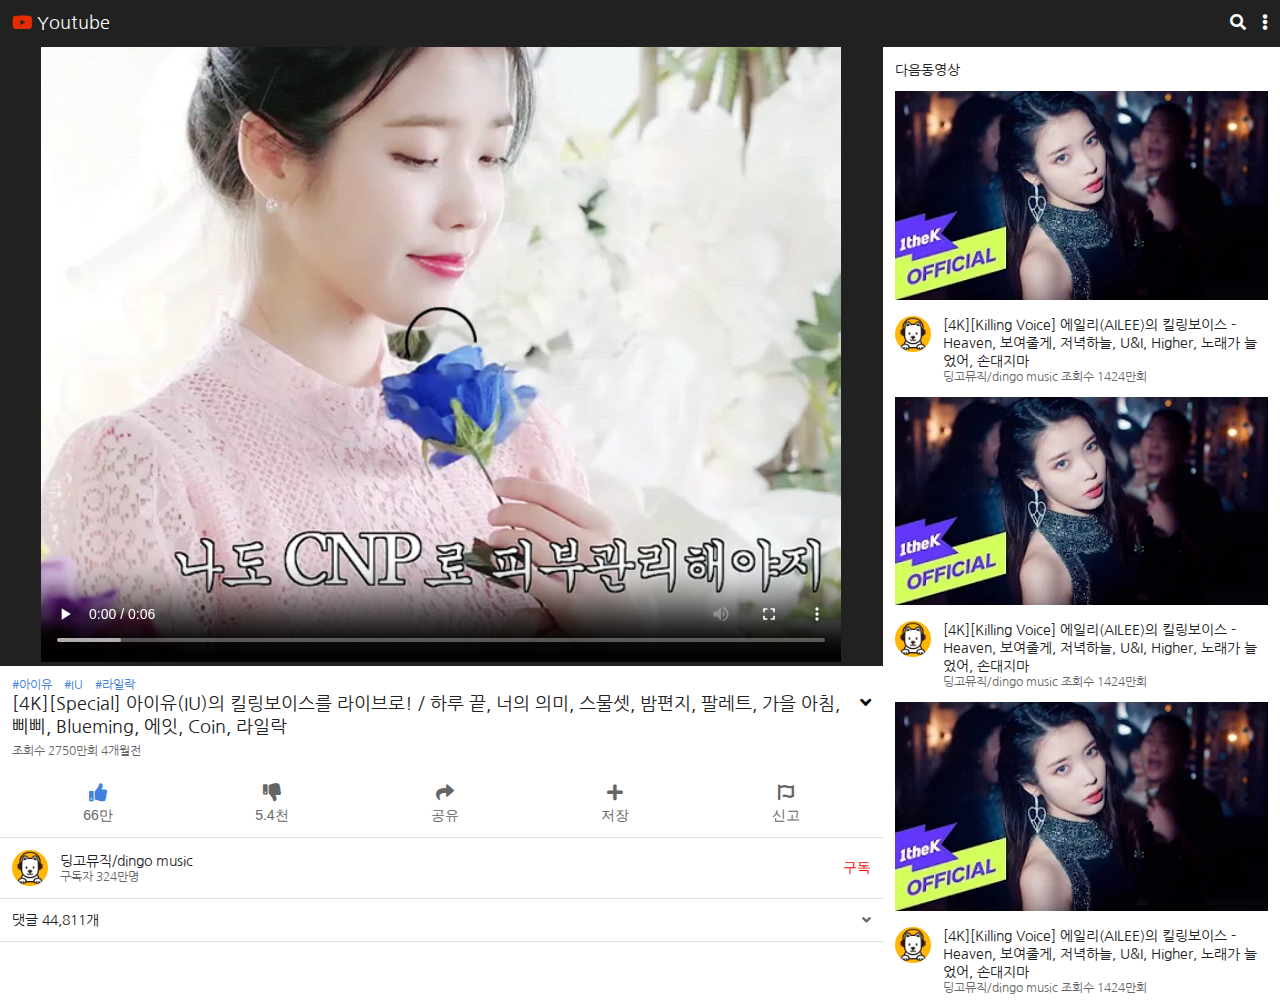
<file: 20210830 copy/index.html>
<!DOCTYPE html>
<html lang="en">
<head>
    <meta charset="UTF-8">
    <meta http-equiv="X-UA-Compatible" content="IE=edge">
    <meta name="viewport" content="width=device-width, initial-scale=1.0">
    <link rel="stylesheet" href="https://cdnjs.cloudflare.com/ajax/libs/font-awesome/5.15.4/css/all.min.css" integrity="sha512-1ycn6IcaQQ40/MKBW2W4Rhis/DbILU74C1vSrLJxCq57o941Ym01SwNsOMqvEBFlcgUa6xLiPY/NS5R+E6ztJQ==" crossorigin="anonymous" referrerpolicy="no-referrer" />
    <link rel="stylesheet" href="./main.css">
    <link href="https://fonts.googleapis.com/css2?family=Nanum+Gothic&display=swap" rel="stylesheet">
    <title>Document</title>
</head>
<body>
    <!-- Header 영역 -->
    <header>
        <div class="logo">
            <i class="fab fa-youtube"></i>
            <span>Youtube</span>
        </div>
        <div class="search">
            <i class="fas fa-search"></i>
            <i class="fas fa-ellipsis-v"></i>
        </div>
    </header>
    <!-- contents 영역 -->
    <div class="contents">
        <!-- Video 영역 -->
        <section class="video">
          <div class="videoPlay">
            <video controls>
                <source src="./videos/001.mp4"
                        type="video/webm">\
            </video>
          </div>
          <div class="metainfo">
              <ul class="hashTag">
                  <li>#아이유</li>
                  <li>#IU</li>
                  <li>#라일락</li>
              </ul>
              <div class="titleAndButton">
                  <span class="title">[4K][Special] 아이유(IU)의 킬링보이스를 라이브로! / 하루 끝, 너의 의미, 스물셋, 밤편지, 팔레트, 가을 아침, 삐삐, Blueming, 에잇, Coin, 라일락</span>
                  <button class="more">
                      <i class="fas fa-angle-down"></i></button>
                </div>
              <span class="readCount">조회수 2750만회 4개월전</span>
          </div>
            <ul class="actionBtn">
                <li><button><i class="active fas fa-thumbs-up"></i><span>66만</span></button></li>
                <li><button><i class="fas fa-thumbs-down"></i><span>5.4천</span></button></li>
                <li><button><i class="fas fa-share"></i><span>공유</span></button></li>
                <li><button><i class="fas fa-plus"></i><span>저장</span></button></li>
                <li><button><i class="fab fa-font-awesome-flag"></i><span>신고</span></button></li>
            </ul>
          <div class="channelInfo">
            <div class="metadata">
                <img src="./images/avatar.jpg" alt="" class="avatar">
                <div class="info">
                  <span class="channelName">딩고뮤직/dingo music</span>
                  <span class="readCnt">구독자 324만명</span>
                </div>
            </div>
            <button class="subscribe">
                <span>구독</span>
            </button>
          </div>
          <div class="replyInfo">
              <span class="reply">댓글 44,811개</span>
              <button class="moreInfo">
                  <i class="fas fa-angle-down"></i>
            </button>
          </div>
        </section>

        <!-- 다음동영샹 영역 -->
        <section class="nextUp">
            <span class="next">다음동영상</span>
            <ul>
                <li class="item">
                    <div class="img"><img src="./images/iu.webp" alt="" class="img"></div>
                    <div class="info">
                        <img src="./images/avatar.jpg" alt="" class="avatar">
                        <div class=metaInfo>
                            <span class="title">[4K][Killing Voice] 에일리(AILEE)의 킬링보이스 - Heaven, 보여줄게, 저녁하늘, U&I, Higher, 노래가 늘었어, 손대지마</span>
                            <span class="name">딩고뮤직/dingo music 조회수 1424만회</span>
                        </div>
                    </div>
                </li>
                <li class="item">
                    <div class="img"><img src="./images/iu.webp" alt="" class="img"></div>
                    <div class="info">
                        <img src="./images/avatar.jpg" alt="" class="avatar">
                        <div class=metaInfo>
                            <span class="title">[4K][Killing Voice] 에일리(AILEE)의 킬링보이스 - Heaven, 보여줄게, 저녁하늘, U&I, Higher, 노래가 늘었어, 손대지마</span>
                            <span class="name">딩고뮤직/dingo music 조회수 1424만회</span>
                        </div>
                    </div>
                </li>
                <li class="item">
                    <div class="img"><img src="./images/iu.webp" alt="" class="img"></div>
                    <div class="info">
                        <img src="./images/avatar.jpg" alt="" class="avatar">
                        <div class=metaInfo>
                            <span class="title">[4K][Killing Voice] 에일리(AILEE)의 킬링보이스 - Heaven, 보여줄게, 저녁하늘, U&I, Higher, 노래가 늘었어, 손대지마</span>
                            <span class="name">딩고뮤직/dingo music 조회수 1424만회</span>
                        </div>
                    </div>
                </li>
            </ul>
        </section>
    </div>
</body>
</html>
</file>
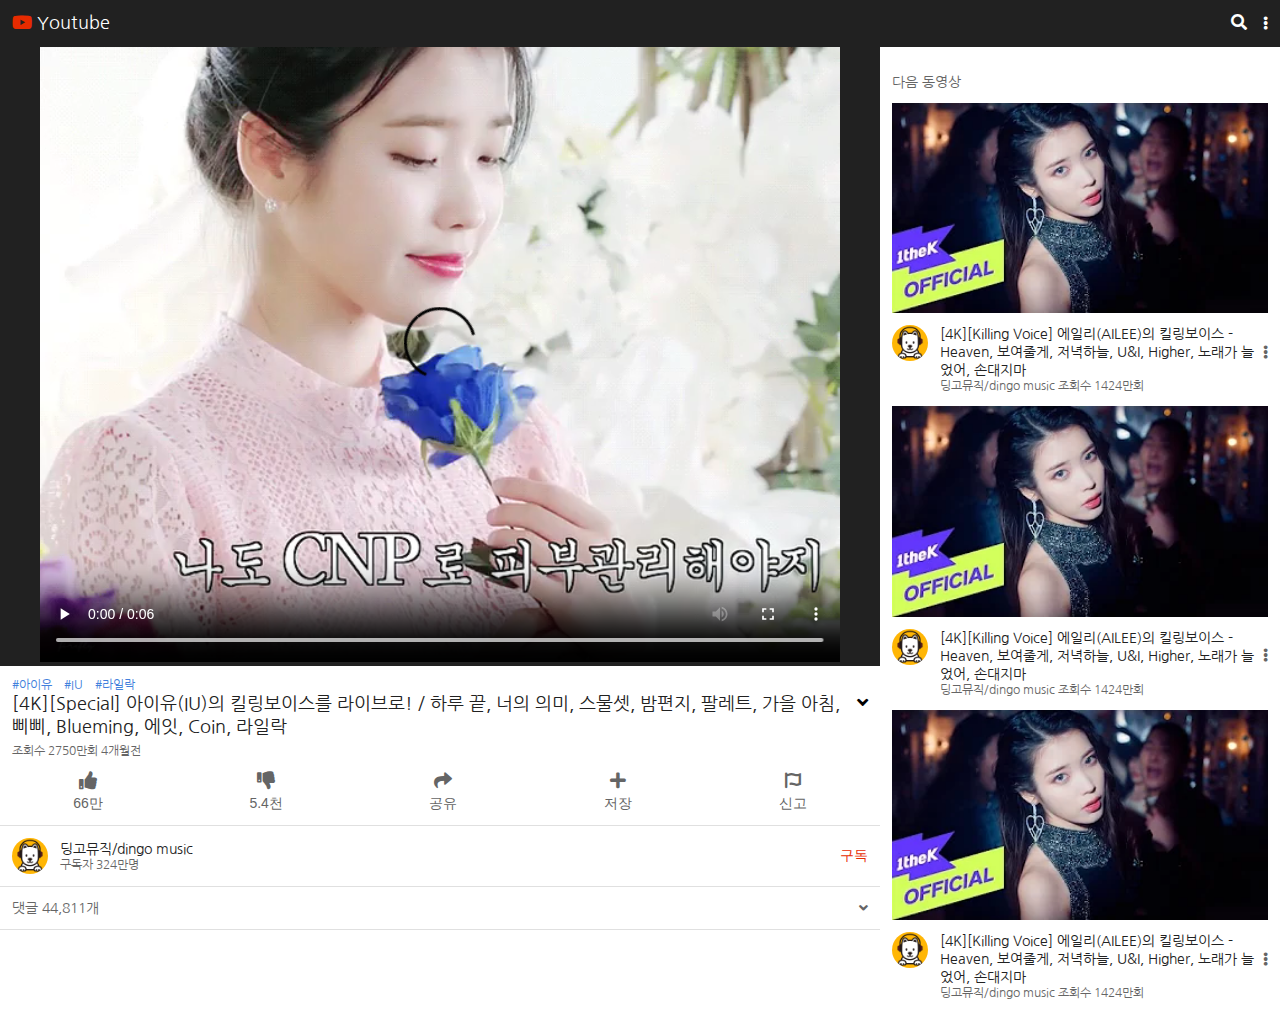
<file: 20210830/index.html>
<!DOCTYPE html>
<html lang="en">
<head>
    <meta charset="UTF-8">
    <meta http-equiv="X-UA-Compatible" content="IE=edge">
    <meta name="viewport" content="width=device-width, initial-scale=1.0">
    <link rel="stylesheet" href="https://cdnjs.cloudflare.com/ajax/libs/font-awesome/5.15.4/css/all.min.css" integrity="sha512-1ycn6IcaQQ40/MKBW2W4Rhis/DbILU74C1vSrLJxCq57o941Ym01SwNsOMqvEBFlcgUa6xLiPY/NS5R+E6ztJQ==" crossorigin="anonymous" referrerpolicy="no-referrer" />
    <link rel="stylesheet" href="./main.css">
    <link href="https://fonts.googleapis.com/css2?family=Nanum+Gothic&display=swap" rel="stylesheet">
    <title>Document</title>
</head>
<body>
    <!-- Header 영역 -->
    <header>
        <div class="logo">
            <i class="fab fa-youtube"></i>
            <span>Youtube</span>
        </div>
        <div class="search">
            <i class="fas fa-search"></i>
            <button class="moreBtn">
                <i class="fas fa-ellipsis-v"></i>
            </button>
        </div>
    </header>
    <!-- contents 영역 -->
    <div class="contents">
        <!-- Video 영역 -->
        <section class="video">
          <div class="videoPlay">
            <video controls>
                <source src="./videos/001.mp4"
                        type="video/webm">\
            </video>
          </div>
          <div class="metainfo">
              <ul class="hashTag">
                  <li>#아이유</li>
                  <li>#IU</li>
                  <li>#라일락</li>
              </ul>
              <div class="title">
                  <span>[4K][Special] 아이유(IU)의 킬링보이스를 라이브로! / 하루 끝, 너의 의미, 스물셋, 밤편지, 팔레트, 가을 아침, 삐삐, Blueming, 에잇, Coin, 라일락</span>
                  <button class="more"><i class="fas fa-angle-down"></i></button>
                </div>
              <span class="readCount">조회수 2750만회 4개월전</span>
          </div>
            <ul class="actionBtn">
                <li><button><i class="fas fa-thumbs-up"></i><span>66만</span></button></li>
                <li><button><i class="fas fa-thumbs-down"></i><span>5.4천</span></button></li>
                <li><button><i class="fas fa-share"></i><span>공유</span></button></li>
                <li><button><i class="fas fa-plus"></i><span>저장</span></button></li>
                <li><button><i class="fab fa-font-awesome-flag"></i><span>신고</span></button></li>
            </ul>
          <div class="channelInfo">
            <div class="metainfo">  
                <img src="./images/avatar.jpg" alt="" class="avatar">
                <div class="info">
                  <span class="channelName">딩고뮤직/dingo music</span>
                  <span class="readCnt">구독자 324만명</span>
                </div>
            </div>
            <button class="subcribe">
                <span>구독</span>
            </button>
          </div>
          <div class="replyInfo">
              <span class="reply">댓글 44,811개</span>
              <button class="moreInfo">
                  <i class="fas fa-angle-down"></i>
                </button>
          </div>
        </section>

        <!-- 다음동영샹 영역 -->
        <section class="nextUp">
            <span class="next">다음 동영상</span>
            <ul>
                <li class="item">
                    <img src="./images/iu.webp" alt="" class="img">
                    <div class="info">
                        <img src="./images/avatar.jpg" alt="" class="avatar">
                        <div class="metaInfo">
                            <div class="titleAndBtn">
                                <span class="title">[4K][Killing Voice] 에일리(AILEE)의 킬링보이스 - Heaven, 보여줄게, 저녁하늘, U&I, Higher, 노래가 늘었어, 손대지마</span>
                                <button class="moreBtn">
                                    <i class="fas fa-ellipsis-v"></i>
                                </button>
                           </div>
                            <span class="name">딩고뮤직/dingo music 조회수 1424만회</span>
                        </div>
                    </div>
                </li>
                <li class="item">
                    <img src="./images/iu.webp" alt="" class="img">
                    <div class="info">
                        <img src="./images/avatar.jpg" alt="" class="avatar">
                        <div class="metaInfo">
                            <div class="titleAndBtn">
                                <span class="title">[4K][Killing Voice] 에일리(AILEE)의 킬링보이스 - Heaven, 보여줄게, 저녁하늘, U&I, Higher, 노래가 늘었어, 손대지마</span>
                                <button class="moreBtn">
                                    <i class="fas fa-ellipsis-v"></i>
                                </button>
                           </div>
                            <span class="name">딩고뮤직/dingo music 조회수 1424만회</span>
                        </div>
                    </div>
                </li>
                <li class="item">
                    <img src="./images/iu.webp" alt="" class="img">
                    <div class="info">
                        <img src="./images/avatar.jpg" alt="" class="avatar">
                        <div class="metaInfo">
                            <div class="titleAndBtn">
                                <span class="title">[4K][Killing Voice] 에일리(AILEE)의 킬링보이스 - Heaven, 보여줄게, 저녁하늘, U&I, Higher, 노래가 늘었어, 손대지마</span>
                                <button class="moreBtn">
                                    <i class="fas fa-ellipsis-v"></i>
                                </button>
                           </div>
                            <span class="name">딩고뮤직/dingo music 조회수 1424만회</span>
                        </div>
                    </div>
                </li>
            </ul>
        </section>
    </div>
</body>
</html>
</file>
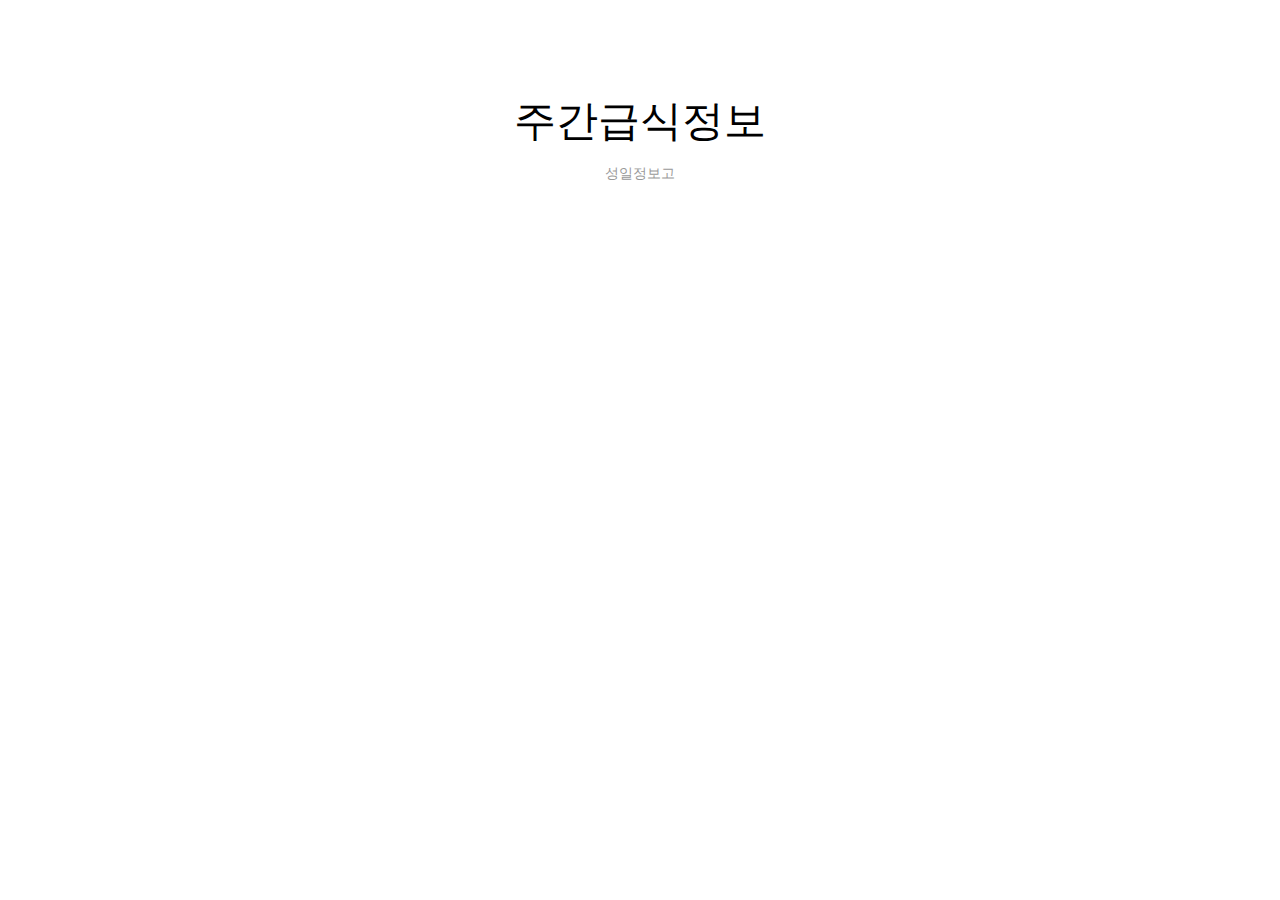
<file: 20210825/solves/index.html>
<!DOCTYPE html>
<html lang="kor">
<head>
    <meta charset="UTF-8">
    <title>주간식단정보</title>
    <link rel="stylesheet" href="./main.css">
    <link href="https://fonts.googleapis.com/css2?family=Noto+Sans:wght@400;700&family=Playfair+Display&display=swap"
        rel="stylesheet">
        <script src="https://ajax.googleapis.com/ajax/libs/jquery/3.5.1/jquery.min.js"></script>
</head>
<body>
    <section class="section">
        <div class="container">

            <div class="section-header">
                <h1 class="section-header-title">주간급식정보</h1>
                <p>성일정보고</p>
            </div>

            <!-- products-row -->
            <div class="meals-row">

                <template id="tempMeal">
                <!-- product -->
                <div class="meal">
                    <h4 class="meal_date">2021.08.23(월)</h4>
                    <img class="meal-img" src="http://www.cnfl.cnehs.kr/upload/board/105559/2020/08/BOARD_202008250540056320.jpg" alt="meals">
                    <div class="meal-info-wrapper">
                        <span class="meal-info">잡곡밥<br/>맑은콩나물국<br/>잡채<br/>춘천닭갈비<br/>배추김치<br/>망고음료</span><br>
                        <span class="meal-cal">886.5 Kcal</span>
                    </div>
                </div>
                <!-- // product -->
            </template>
            </div>
            <!-- // products-row -->
        </div>
    </section>

</body>

<script>
    $(document).ready(function(){
        get_meal();
});
    function get_meal(){
            var  get_data = {
                "KEY":"d1a5b81b171d42eba89b5a0fc78cc639",
                "Type":"json",
                "pIndex":1,
                "pSize":100,
                "ATPT_OFCDC_SC_CODE":"J10",
                "SD_SCHUL_CODE":7530167,
                "MLSV_FROM_YMD":"20210801",
                "MLSV_TO_YMD":"20210831"
            };
            $.ajax({
                url:"https://open.neis.go.kr/hub/mealServiceDietInfo",
                type:"get",
                data: get_data,
                success:function(data){
                    try{
                        var t = JSON.parse(data);
                        var mealList=t.mealServiceDietInfo[1].row;
                        for (var i = 0; i < mealList.length; i++) {
                                let tmpMeal=$($('#tempMeal').html());
                                tmpMeal.find('.meal_date').text(dateFormat(mealList[i].MLSV_YMD));
                                tmpMeal.find('.meal-info').html(mealList[i].DDISH_NM);
                                tmpMeal.find('.meal-cal').text(mealList[i].CAL_INFO);
                                $('.meals-row').append(tmpMeal);
                        }
                    }catch(e){
                      alert(e);
                    }
                },
                error:function(){
                    alert("접속실패");
                }
            });
        }

    function dateFormat(date){  
        var dateStr = date.replace(/(\d{4})(\d{2})(\d{2})/, '$1-$2-$3');
        var week = ['일', '월', '화', '수', '목', '금', '토'];
        var dayOfWeek = week[new Date(dateStr).getDay()];
        return dateStr + '(' + dayOfWeek + ')';
    }

</script>


</html>
</file>
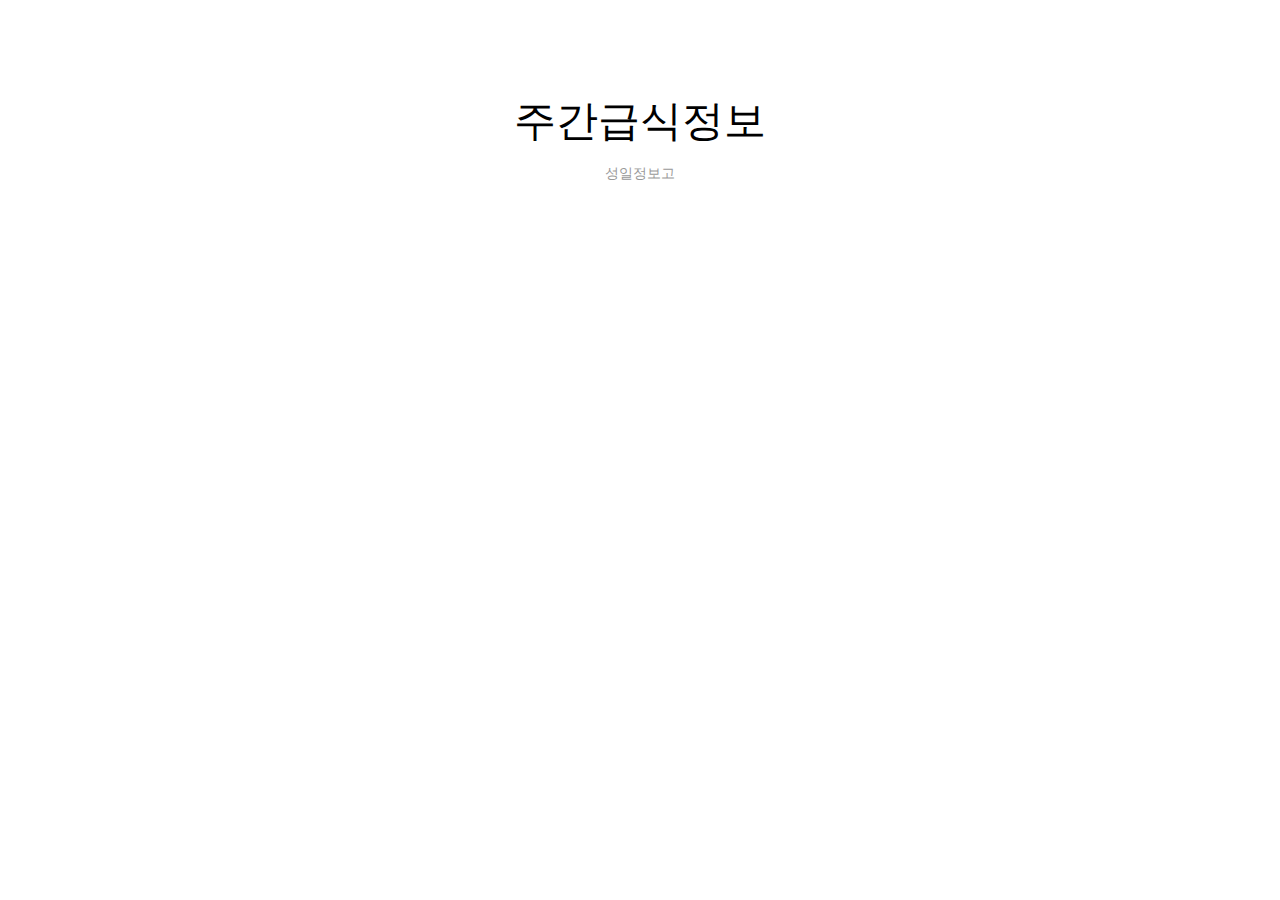
<file: 20210826/example/index.html>
<!DOCTYPE html>
<html lang="kor">
<head>
    <meta charset="UTF-8">
    <meta name="viewport" content="width=device-width", initial-scale=1.0, maximum-scale=1.0, user-scalable=no>
    <title>주간 식단 정보</title>
    <link rel="stylesheet" href="./main.css">
    <link rel="stylesheet" href="./media.css">
    <link href="https://fonts.googleapis.com/css2?family=Noto+Sans:wght@400;700&family=Playfair+Display&display=swap"
        rel="stylesheet">
        <script src="https://ajax.googleapis.com/ajax/libs/jquery/3.5.1/jquery.min.js"></script>
</head>
<body>
    <section class="section">
        <div class="container">
            <div class="section-header">
                <h1 class="section-header-title">주간급식정보</h1>
                <p>성일정보고</p>
            </div>

            <!-- products-row -->
            <div class="meals-row">

                <template id="tempMeal">
                <!-- product -->
                <div class="meal">
                    <h4 class="meal_date">2021.08.23(월)</h4>
                    <img class="meal-img" src="http://www.cnfl.cnehs.kr/upload/board/105559/2020/08/BOARD_202008250540056320.jpg" alt="meals">
                    <div class="meal-info-wrapper">
                        <span class="meal-info">잡곡밥<br/>맑은콩나물국<br/>잡채<br/>춘천닭갈비<br/>배추김치<br/>망고음료</span><br>
                        <span class="meal-cal">886.5 Kcal</span>
                    </div>
                </div>
                <!-- // product -->
            </template>
            </div>
            <!-- // products-row -->
        </div>
    </section>

</body>

<script>
    var startDt;
    var endDt;
    var tmpEndDt;

    $(document).ready(function(){
        setSchDt();
        get_meal();
        var win = $(window);
        win.scroll(function(){
            console.log($(document).height());
            console.log(win.height());
            console.log('scrollTop : ' + win.scrollTop());
            console.log( '빼기한 값 : ' + ($(document).height() - win.height()));
            if($(document).height() - win.height() <= win.scrollTop() +1){
                setSchDt(tmpEndDt);
                get_meal()
            }
        });
});
    function get_meal(){
        console.log(startDt);
        console.log(endDt);
            var  get_data = {
                "KEY":"d1a5b81b171d42eba89b5a0fc78cc639",
                "Type":"json",
                "pIndex":1,
                "pSize":100,
                "ATPT_OFCDC_SC_CODE":"J10",
                "SD_SCHUL_CODE":7530167,
                "MLSV_FROM_YMD":startDt,
                "MLSV_TO_YMD":endDt
            };
            $.ajax({
                url:"https://open.neis.go.kr/hub/mealServiceDietInfo",
                type:"get",
                data: get_data,
                success:function(data){
                    try{
                        var t = JSON.parse(data);
                        if(t.mealServiceDietInfo ===undefined){
                            return;
                        }
                        var mealList=t.mealServiceDietInfo[1].row;
                        for (var i = 0; i < mealList.length; i++) {
                                let tmpMeal=$($('#tempMeal').html());
                                tmpMeal.find('.meal_date').text(dateFormat(mealList[i].MLSV_YMD));
                                tmpMeal.find('.meal-info').html(mealList[i].DDISH_NM);
                                tmpMeal.find('.meal-cal').text(mealList[i].CAL_INFO);
                                $('.meals-row').append(tmpMeal);
                                
                        }
                    }catch(e){
                      alert(e);
                    }
                },
                error:function(){
                    alert("접속실패");
                }
            });
        }

    function dateFormat(date){  
        var dateStr = date.replace(/(\d{4})(\d{2})(\d{2})/, '$1-$2-$3');
        var week = ['일', '월', '화', '수', '목', '금', '토'];
        var dayOfWeek = week[new Date(dateStr).getDay()];
        return dateStr + '(' + dayOfWeek + ')';
    }

    function setSchDt(strDate){
        var curr;
        if(strDate ===undefined){
            curr = new Date();
        } else{
            curr = new Date(strDate);
            curr.setDate(curr.getDate()+1);
        } 
       
        var first = curr.getDate() - curr.getDay();
        var last = first +6;
        startDt = new Date(curr.setDate(first)).toISOString().substring(0,10).replaceAll('-','');
        tmpEndDt = new Date(curr.setDate(last)).toISOString().substring(0,10);
        endDt = tmpEndDt.replaceAll('-','');
    }

</script>


</html>
</file>
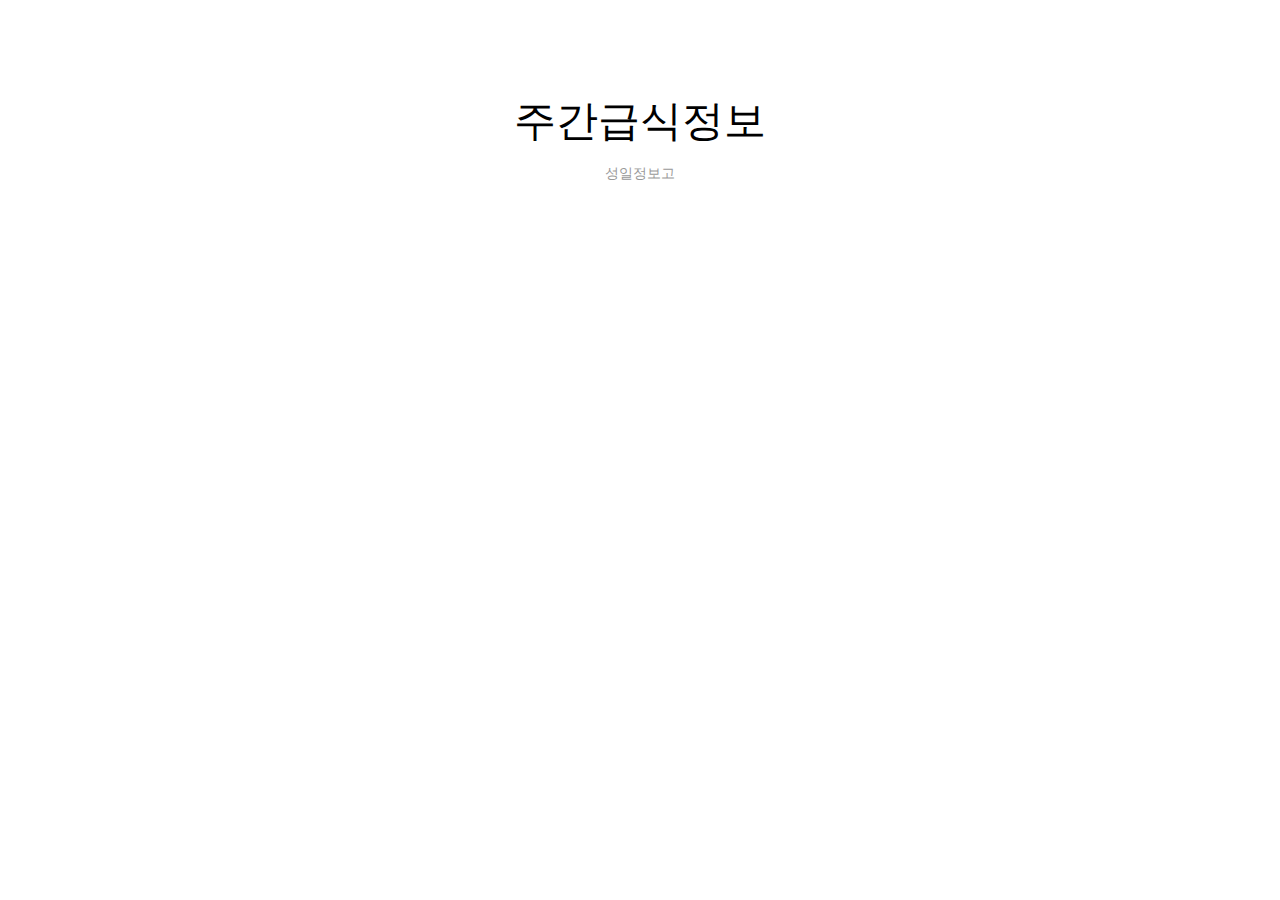
<file: 20210826/solve/index.html>
<!DOCTYPE html>
<html lang="kor">
<head>
    <meta charset="UTF-8">
    <!-- <meta name="viewport" content="width=device-width, initial-scale=1.0"> -->
    <title>주간식단정보</title>
    <link rel="stylesheet" href="./main.css">
    <link rel="stylesheet" href="./media.css">
    <link href="https://fonts.googleapis.com/css2?family=Noto+Sans:wght@400;700&family=Playfair+Display&display=swap"
        rel="stylesheet">
        <script src="https://ajax.googleapis.com/ajax/libs/jquery/3.5.1/jquery.min.js"></script>
</head>
<body>
    <section class="section">
        <div class="container">

            <div class="section-header">
                <h1 class="section-header-title">주간급식정보</h1>
                <p>성일정보고</p>
            </div>

            <!-- products-row -->
            <div class="meals-row">

                <template id="tempMeal">
                <!-- product -->
                <div class="meal">
                    <h4 class="meal_date">2021.08.23(월)</h4>
                    <img class="meal-img" src="http://www.cnfl.cnehs.kr/upload/board/105559/2020/08/BOARD_202008250540056320.jpg" alt="meals">
                    <div class="meal-info-wrapper">
                        <span class="meal-info">잡곡밥<br/>맑은콩나물국<br/>잡채<br/>춘천닭갈비<br/>배추김치<br/>망고음료</span><br>
                        <span class="meal-cal">886.5 Kcal</span>
                    </div>
                </div>
                <!-- // product -->
            </template>
            </div>
            <!-- // products-row -->
        </div>
    </section>

</body>

<script>
    var startDt;
    var endDt;
    var tmpEndDt;
    $(document).ready(function(){
        setSchDt();
        get_meal();

        var win = $(window);
        win.scroll(function() {
            if ($(document).height() - win.height() == win.scrollTop()) {
                setSchDt(tmpEndDt);
                get_meal();
            }
        });
});
    function get_meal(){
            var  get_data = {
                "KEY":"d1a5b81b171d42eba89b5a0fc78cc639",
                "Type":"json",
                "pIndex":1,
                "pSize":100,
                "ATPT_OFCDC_SC_CODE":"J10",
                "SD_SCHUL_CODE":7530167,
                "MLSV_FROM_YMD":startDt,
                "MLSV_TO_YMD":endDt
            };
            $.ajax({
                url:"https://open.neis.go.kr/hub/mealServiceDietInfo",
                type:"get",
                data: get_data,
                success:function(data){
                    try{
                        var t = JSON.parse(data);
                        console.log(t);
                        if(t.mealServiceDietInfo ===undefined){
                            alert("해당 기간의 급식정보가 없습니다.");
                            return;
                        }  
                        var mealList=t.mealServiceDietInfo[1].row;
                        for (var i = 0; i < mealList.length; i++) {
                                let tmpMeal=$($('#tempMeal').html());
                                tmpMeal.find('.meal_date').text(dateFormat(mealList[i].MLSV_YMD));
                                tmpMeal.find('.meal-info').html(mealList[i].DDISH_NM);
                                tmpMeal.find('.meal-cal').text(mealList[i].CAL_INFO);
                                $('.meals-row').append(tmpMeal);
                        }
                    }catch(e){
                      alert(e);
                    }
                },
                error:function(){
                    alert("접속실패");
                }
            });
        }

    function dateFormat(date){  
        var dateStr = date.replace(/(\d{4})(\d{2})(\d{2})/, '$1-$2-$3');
        var week = ['일', '월', '화', '수', '목', '금', '토'];
        var dayOfWeek = week[new Date(dateStr).getDay()];
        return dateStr + '(' + dayOfWeek + ')';
    }

    function setSchDt(strDate){
        console.log(strDate);
        var curr;
        if(strDate ===undefined){
            curr = new Date(getToday());
        } else {
            curr = new Date(strDate);
            curr.setDate(curr.getDate() +1);
        }
        var first = curr.getDate() - curr.getDay(); 
        var last = first + 6;
        startDt = new Date(curr.setDate(first)).toISOString().substr(0,10).replaceAll('-','');
        tmpEndDt = endDt = new Date(curr.setDate(last)).toISOString().substr(0,10);
        endDt = tmpEndDt.replaceAll('-','');
        console.log(startDt);
        console.log(endDt);
    }
    function getToday(){
        var d = new Date();
        var month = '' + (d.getMonth() + 1);
        var day = '' + d.getDate();
        var year = d.getFullYear();
        if (month.length < 2) 
            month = '0' + month;
        if (day.length < 2) 
            day = '0' + day;
        return year+'-'+month+'-'+day;
    }


</script>


</html>
</file>
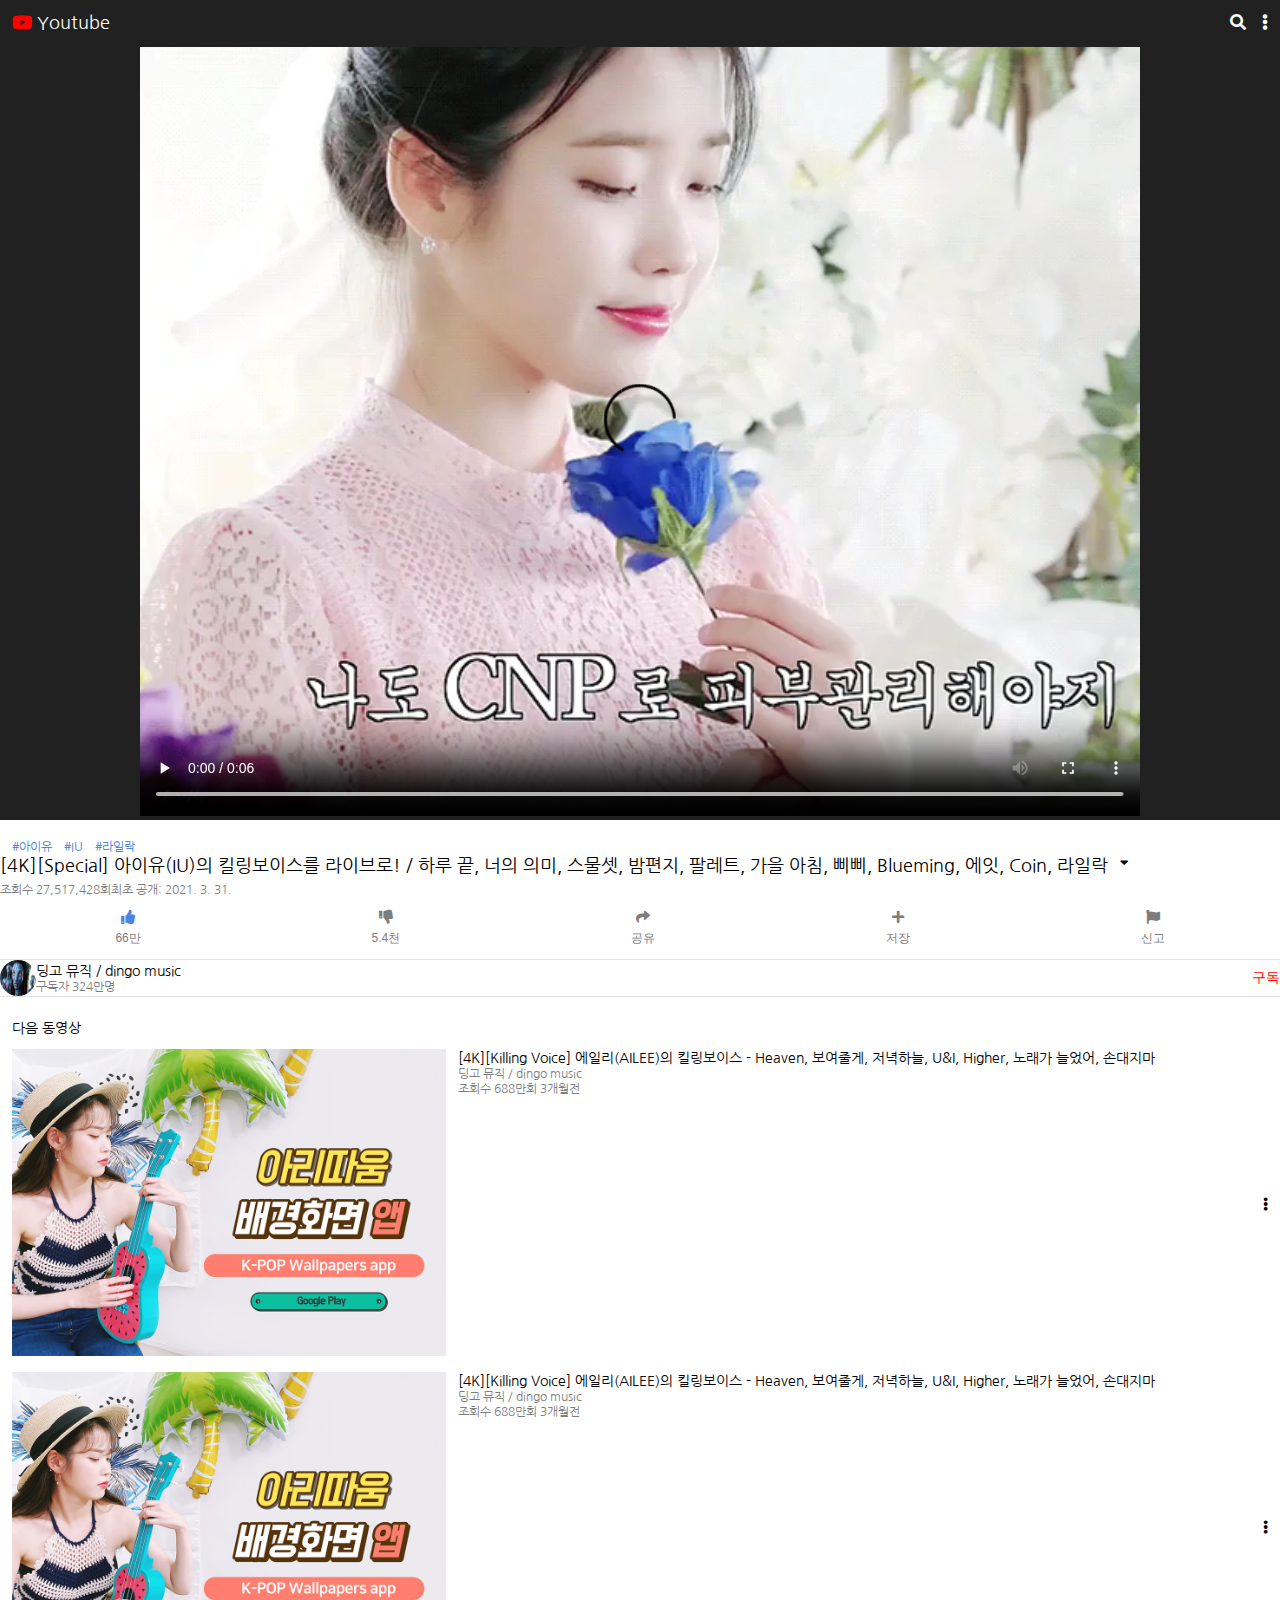
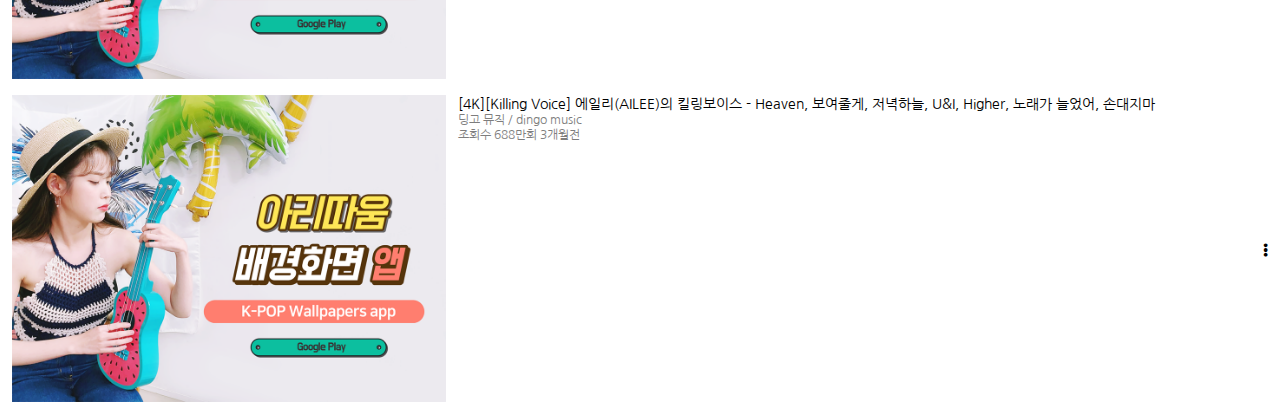
<file: 20210827/youtubeMobile/index.html>
<!DOCTYPE html>
<html lang="en">
<head>
    <meta charset="UTF-8">
    <meta http-equiv="X-UA-Compatible" content="IE=edge">
    <meta name="viewport" content="width=device-width, initial-scale=1.0">
    <title>Youtube Mobile</title>
    <link rel="stylesheet" href="./main.css">
    <link href="https://fonts.googleapis.com/css2?family=Nanum+Gothic&display=swap" rel="stylesheet">
    <link rel="stylesheet" href="https://cdnjs.cloudflare.com/ajax/libs/font-awesome/5.15.4/css/all.min.css" integrity="sha512-1ycn6IcaQQ40/MKBW2W4Rhis/DbILU74C1vSrLJxCq57o941Ym01SwNsOMqvEBFlcgUa6xLiPY/NS5R+E6ztJQ==" crossorigin="anonymous" referrerpolicy="no-referrer" />
</head>
<body>
    <!-- Header -->
    <header>
        <div class="logo">
            <i class="fab fa-youtube"></i>
            <span class="title">Youtube</span>
        </div>
        
        <div class="icons">
           <i class="fas fa-search"></i>
           <i class="fas fa-ellipsis-v"></i>
        </div>
    </header>
    <!-- Video -->
    <section class="player">
        <video controls src="./video/001.mp4"></video>
    </section>

    <!-- Video info -->
    <serction class="info">
        <div class="metadata">
            <ul class="hashtags">
                <li>#아이유</li>
                <li>#IU</li>
                <li>#라일락</li>
            </ul>
            <div class="titleAndButton">
                <span class="title">[4K][Special] 아이유(IU)의 킬링보이스를 라이브로! / 하루 끝, 너의 의미, 스물셋, 밤편지, 팔레트, 가을 아침, 삐삐, Blueming, 에잇, Coin, 라일락</span>
                <button class="moreBtn">
                    <i class="fas fa-caret-down"></i>
                </button>
            </div>
            <span class="views">조회수 27,517,428회최초 공개: 2021. 3. 31.</span>
        </div>
        <ul class="actions">
            <li><button><i class="active fas fa-thumbs-up"></i><span>66만</span></button></li>
            <li><button><i class="fas fa-thumbs-down"></i><span>5.4천</span></button></li>
            <li><button><i class="fas fa-share"></i><span>공유</span></button></li>
            <li><button><i class="fas fa-plus"></i><span>저장</span></button></li>
            <li><button><i class="fas fa-flag"></i><span>신고</span></button></li>
        </ul>
        <!-- Channel -->
        <div class="channel">
            <div class="metadata">
                <img src="images/avatar.jpeg" alt="">
                <div class="info">
                    <span class="name">딩고 뮤직 / dingo music</span>
                    <span class="subscribe">구독자 324만명</span>
                </div>
            </div>
            <button class="subscribe">구독</button>
        </div>
    </serction>

    <!-- Up Next -->
    <section class="upnext">
        <span class="title">다음 동영상</span>
        <ul>
            <li class="item">
                <div class="img"><img src="images/img.png" alt=""></div>
                <div class="info">
                    <span class="title">
                        [4K][Killing Voice] 에일리(AILEE)의 킬링보이스 - Heaven, 보여줄게, 저녁하늘, U&I, Higher, 노래가 늘었어, 손대지마</span>
                    <span class="name">딩고 뮤직 / dingo music</span>
                    <span class="views">조회수 688만회 3개월전</span>
                    
                </div>
                <button class="moreBtn"><i class="fas fa-ellipsis-v"></i></button>
            </li>
            <li class="item">
                <div class="img"><img src="images/img.png" alt=""></div>
                <div class="info">
                    <span class="title">
                        [4K][Killing Voice] 에일리(AILEE)의 킬링보이스 - Heaven, 보여줄게, 저녁하늘, U&I, Higher, 노래가 늘었어, 손대지마</span>
                    <span class="name">딩고 뮤직 / dingo music</span>
                    <span class="views">조회수 688만회 3개월전</span>
                    
                </div>
                <button class="moreBtn"><i class="fas fa-ellipsis-v"></i></button>
            </li>
            <li class="item">
                <div class="img"><img src="images/img.png" alt=""></div>
                <div class="info">
                    <span class="title">
                        [4K][Killing Voice] 에일리(AILEE)의 킬링보이스 - Heaven, 보여줄게, 저녁하늘, U&I, Higher, 노래가 늘었어, 손대지마</span>
                    <span class="name">딩고 뮤직 / dingo music</span>
                    <span class="views">조회수 688만회 3개월전</span>
                    
                </div>
                <button class="moreBtn"><i class="fas fa-ellipsis-v"></i></button>
            </li>
        </ul>
    </section>
</body>
</html>
</file>
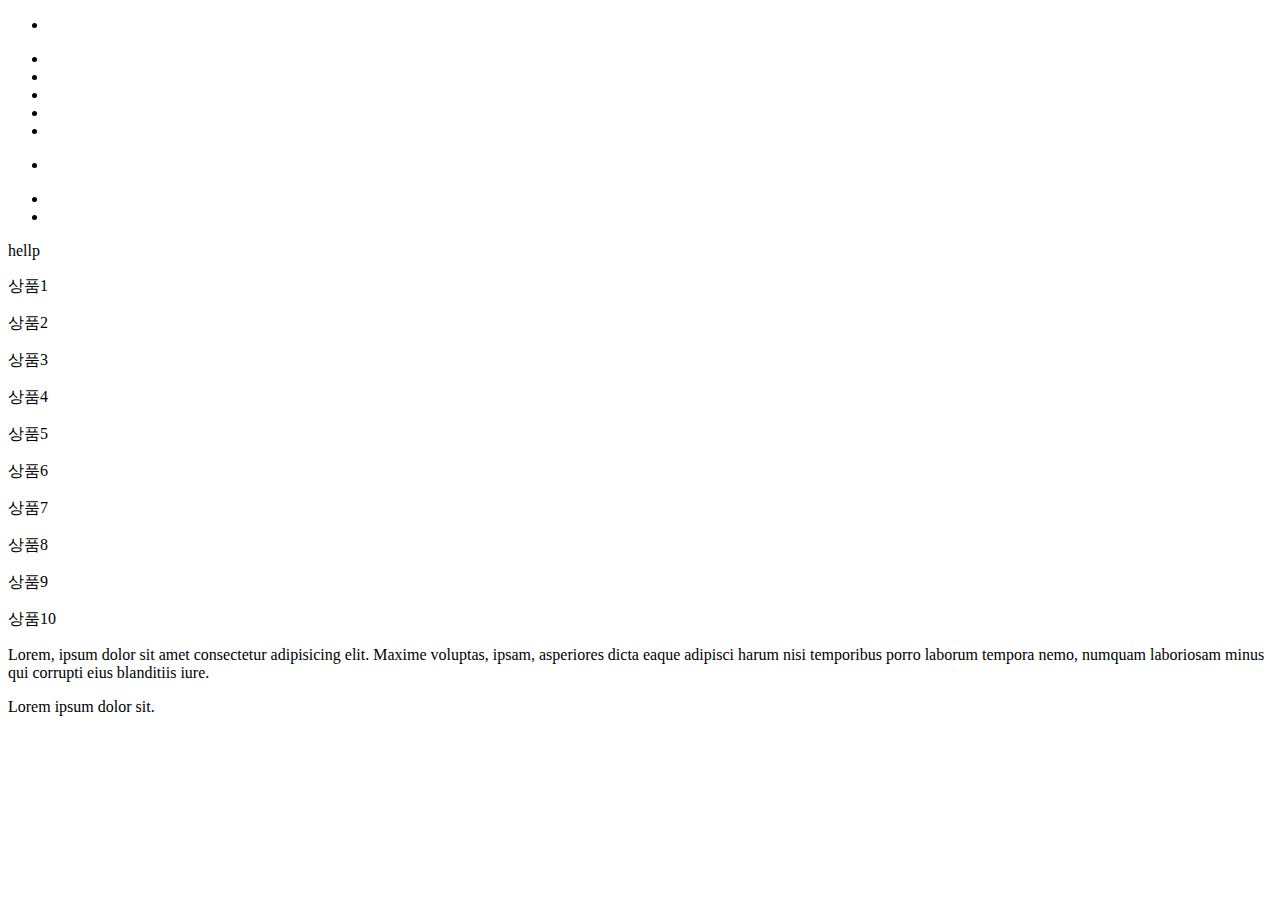
<file: 20210827/emmet.html>
<!DOCTYPE html>
<html lang="en">
<head>
    <meta charset="UTF-8">
    <meta http-equiv="X-UA-Compatible" content="IE=edge">
    <meta name="viewport" content="width=device-width, initial-scale=1.0">
    <title>Document</title>
</head>
<body>

    <!--  >    div>ul>li -->
    <div>
        <ul>
            <li></li>
        </ul>
    </div>

    <!-- +  div>ul+ol -->
    <div>
        <ul></ul>
        <ol></ol>
    </div>

    <!-- *  div>ul>li*5 -->
    <div>
        <ul>
            <li></li>
            <li></li>
            <li></li>
            <li></li>
            <li></li>
        </ul>
    </div>

    <!--  ^ div>ul>li^ol -->
    <div>
        <ul>
            <li></li>
        </ul>
        <ol></ol>
    </div>


    <!-- () div>(header>ul>li*2>a)+fotter>p -->
    <div>
        <header>
            <ul>
                <li><a href=""></a></li>
                <li><a href=""></a></li>
            </ul>
        </header>
        <fotter>
            <p></p>
        </fotter>
    </div>

    <!-- {} div>p{hellp} -->
    <div>
        <p>hellp</p>
    </div>

    <!-- $ div>p.item${상품$} -->
    <div>
        <p class="item1">상품1</p>
        <p class="item2">상품2</p>
        <p class="item3">상품3</p>
        <p class="item4">상품4</p>
        <p class="item5">상품5</p>
        <p class="item6">상품6</p>
        <p class="item7">상품7</p>
        <p class="item8">상품8</p>
        <p class="item9">상품9</p>
        <p class="item10">상품10</p>
    </div>

    <!-- div>p>lorem -->
    <div>
        <p>Lorem, ipsum dolor sit amet consectetur adipisicing elit. Maxime voluptas, ipsam, asperiores dicta eaque adipisci harum nisi temporibus porro laborum tempora nemo, numquam laboriosam minus qui corrupti eius blanditiis iure.</p>
    </div>
    
    <!-- div>p>lorem4 -->
    <div>
        <p>Lorem ipsum dolor sit.</p>
    </div>


    
</body>
</html>
</file>
<file: 20210830 copy/main.css>
:root{
    /* Color */
--white-color: #FFFFFF;
--black-color: #212121;
--blue-color: #4180DC;
--red-color: #E72B00;
--grey-dart-color: #656565;
--grey-light-color: #E0E0E0;

    /* Size */
--padding: 12px;
--avatar-size:36px;

    /* Font Size */
--font-large: 18px;
--font-medium: 14px;
--font-small: 12px;
}

* {
    padding: 0;
    margin: 0;
    box-sizing: border-box;
}

body {
    font-family: 'Nanum Gothic', sans-serif;;
}

button,
button:focus {
    border: none;
    cursor: pointer;
    outline: none;
    background-color: var(--white-color);
}

ul {
    list-style: none;
}


header {
    display: flex;
    justify-content: space-between;
    background-color: var(--black-color);
    color: var(--white-color);
    padding: var(--padding);
}

header .logo {
    font-size: var(--font-large);
}

header .logo i{
color: var(--red-color);
}

header .search i.fa-search {
    margin-right: var(--padding);
}

.videoPlay {
    text-align: center;
    background-color: var(--black-color);
    position: sticky;
    top: 0px;
}

.videoPlay video {
    width: 100%;
    height: 100%;
    max-width: 800px;
}

/* info */
.video .metainfo {
    padding: var(--padding);
}

.video .metainfo .hashTag {
    display: flex;
    color: var(--blue-color);
    font-size: var(--font-small);
}

.video .metainfo .hashTag li {
    margin-right: var(--padding);
}

.video .metainfo .titleAndButton {
    display: flex;
    /* margin: calc(var(--padding)/4) 0px; */
}

.video .metainfo .titleAndButton .title {
    font-size: var(--font-large);
    color: var(--black-color);
    margin-right: var(--padding);
}

.video .metainfo .titleAndButton .more {
    height: 100%;
    font-size: var(--font-large);
}

.video .metainfo .readCount {
    font-size: var(--font-small);
    color: var(--grey-dart-color);
}

.video .actionBtn {
    display: flex;
    justify-content: space-around;
    margin: var(--padding);
}

.video .actionBtn button {
    display: flex;
    flex-direction: column;
    font-size: var(--font-medium);
    color: var(--grey-dart-color);
}

.video .actionBtn button i {
    font-size: var(--font-large);
    margin: 0 auto;
    margin-bottom: calc(var(--padding)/2);
}

.video .actionBtn button i.active {
    color: var(--blue-color);
}

.video .channelInfo {
    padding: var(--padding);
    display: flex;
    justify-content: space-between;
    border-top: 1px solid var(--grey-light-color);
    border-bottom: 1px solid var(--grey-light-color);
}
.video .channelInfo .metadata {
    display: flex;
    align-items: center;
}
.video .channelInfo .metadata img {
    width: var(--avatar-size);
    height: var(--avatar-size);
    margin-right: var(--padding);
    border-radius: 50%;
}

.video .channelInfo .metadata .info {
    display: flex;
    flex-direction: column;
}

.video .channelInfo .metadata .info .channelName {
    font-size: var(--font-medium);
    color: var(--black-color);
}

.video .channelInfo .metadata .info .readCnt {
    font-size: var(--font-small);
    color: var(--grey-dart-color);
}

.video .channelInfo .subscribe {
    font-size: var(--font-medium);
    color: red;
}

.video .replyInfo {
    padding: var(--padding);
    display: flex;
    justify-content: space-between;
    border-bottom: 1px solid var(--grey-light-color);
}

.video .replyInfo .reply {
    font-size: var(--font-medium);
    color: var(--black-color);
}

.video .replyInfo .moreInfo {
    font-size: var(--font-medium);
    color: var(--grey-dart-color);
}

/* 다음동영상 */

.nextUp {
    padding: var(--padding)
}

.nextUp .next {
    font-size: var(--font-medium);
    color: var(--black-color);
}

.nextUp .item {
    display: flex;
    flex-direction: column;
}

.nextUp .item .img img {
    width: 100%;
    margin: var(--padding) 0;


}
.nextUp .item .info {
    display: flex;
}

.nextUp .item .info img {
    width: var(--avatar-size);
    height: var(--avatar-size);
    border-radius: 50%;
    margin-right: var(--padding);
}

.nextUp .item .info .metaInfo {
    display: flex;
    flex-direction: column;
}

.nextUp .item .info .metaInfo .title {
    font-size: var(--font-medium);
    color: var(--black-color);
}

.nextUp .item .info .metaInfo .name {
    font-size: var(--font-small);
    color: var(--grey-dart-color);
}

@media (min-width: 899px) {
    .contents {
        display: flex;
    }
    .nextUp {
        width: 40%;
    }
}
</file>
<file: 20210830/main.css>
:root{
    /* Color */
--white-color: #FFFFFF;
--black-color: #212121;
--blue-color: #4180DC;
--red-color: #E72B00;
--grey-dart-color: #656565;
--grey-light-color: #E0E0E0;
    /* Size */
--padding: 12px;

    /* Font Size */
--font-large: 18px;
--font-medium: 14px;
--font-small: 12px;
--avatar-size: 36px;
}

* {
    padding: 0;
    margin: 0;
    box-sizing: border-box;
}

body {
    font-family: 'Nanum Gothic', sans-serif;;
}

button,
button:focus {
    border: none;
    cursor: pointer;
    outline: none;
    background-color: var(--white-color);
}

ul {
    list-style: none;
}

header {
    display: flex;
    justify-content: space-between;
    background-color: var(--black-color);
    color: var(--white-color);
    padding: var(--padding);
}

header .logo {
    font-size: var(--font-large);
}

header .logo i{
color: var(--red-color);
}

header .search i.fa-search {
    margin-right: var(--padding);
}

header .search button {
    background-color: var(--black-color);
    color: var(--white-color);
}

.contents .video .videoPlay {
    text-align: center;
    background-color: var(--black-color);
    position: sticky;
    top:0px;
}

.contents .video .videoPlay video {
    width: 100%;
    height: 100%;
    max-width: 800px;
}

.contents .video > .metainfo {
    padding: var(--padding);
}

.contents .video .metainfo .hashTag {
    display: flex;
    color: var(--blue-color);
    font-size: var(--font-small);
}

.contents .video .metainfo .hashTag li {
    margin-right: var(--padding);
}

.contents .video .metainfo .title{
    display: flex;
}

.contents .video .metainfo .title span{
    font-size: var(--font-large);
    color: var(--black-color);
    margin-right: var(--padding);
}

.contents .video .metainfo .title .more {
    height: 100%;
    font-size: var(--font-large);
}

.contents .video .metainfo .readCount {
    font-size: var(--font-small);
    color: var(--grey-dart-color);
}

.contents .video .actionBtn {
    display: flex;
    justify-content: space-around;
}

.contents .video .actionBtn li button {
    display: flex;
    flex-direction: column;
    font-size: var(--font-medium);
    color: var(--grey-dart-color);
}
.contents .video .actionBtn li button i{
    font-size: var(--font-large);
    color: var(--grey-dart-color);
    margin: 0 auto;
    margin-bottom: calc(var(--padding)/2);
}

.contents .video .channelInfo {
    padding: var(--padding);
    display: flex;
    justify-content: space-between;
    margin-top: var(--padding);
    border-top: 1px solid var(--grey-light-color);
    border-bottom: 1px solid var(--grey-light-color);
}

.contents .video .channelInfo > .metainfo{
    display: flex;
    align-items: center;
}

.contents .video .channelInfo > .metainfo .info{
    display: flex;
    flex-direction: column;
}

.contents .video .channelInfo > .metainfo img {
    width: var(--avatar-size);
    height: var(--avatar-size);
    border-radius: 50%;
    margin-right: var(--padding);
}

.contents .video .channelInfo > .metainfo .info .channelName {
    font-size: var(--font-medium);
    color: var(--black-color);
}

.contents .video .channelInfo > .metainfo .info .readCnt {
    font-size: var(--font-small);
    color: var(--grey-dart-color);
}

.contents .video .channelInfo .subcribe {
    font-size: var(--font-medium);
    color: var(--red-color);
}

.contents .video .replyInfo {
    display: flex;
    padding: var(--padding);
    justify-content: space-between;
    border-bottom: 1px solid var(--grey-light-color);
}

.contents .video .replyInfo .reply {
    font-size: var(--font-medium);
    color: var(--grey-dart-color);
}

.contents .video .replyInfo .moreInfo{
    font-size: var(--font-medium);
    color: var(--grey-dart-color);
}

/* 다음동영상 */
.nextUp {
    margin-top: var(--padding);
    padding: var(--padding);
}


.nextUp .next {
    font-size: var(--font-medium);
    color: var(--grey-dart-color);
}

.nextUp .item {
    display: flex;
    flex-direction: column;
}

.nextUp .item > img {
    width: 100%;
    margin: var(--padding) 0;
} 

.nextUp .item .info{
    display: flex;
}
.nextUp .item .info img{
    width: var(--avatar-size);
    height: var(--avatar-size);
    border-radius: 50%;
    margin-right: var(--padding);
}

.nextUp .item .info .metaInfo {
    display: flex;
    flex-direction: column;
}

.nextUp .item .info .metaInfo .titleAndBtn {
    display: flex;
    justify-content: space-between;
}

.nextUp .item .info .metaInfo .titleAndBtn .title {
    font-size: var(--font-medium);
    color: var(--black-color);
}

.nextUp .item .info .metaInfo .titleAndBtn button{
    color: var(--grey-dart-color);
}

.nextUp .item .info .metaInfo .name {
    font-size: var(--font-small);
    color: var(--grey-dart-color);
}

@media (min-width:800px) {
    .contents {
        display: flex;
        flex-direction: row;
    }
    section.nextUp {
        max-width: 400px;
    }
}
</file>
<file: 20210825/solves/main.css>
/*
font-family: 'Noto Sans', sans-serif;
font-family: 'Playfair Display', serif;
*/


body {
	margin: 0;
	font-family: 'Noto Sans', sans-serif;
}

h1,
h2,
h3,
h4,
h5,
h6 {
	margin: 0;
}

img {
	display: block;
	max-width: 270px;
	height: auto;
}

.container {
	width: 1200px;
	padding-left: 15px;
	padding-right: 15px;
	margin-left: auto;
	margin-right: auto; 
}

.section {
	padding-top: 90px;
	padding-bottom: 90px;
}

.section-header {
	margin-bottom: 40px;
	text-align: center;
}

.section-header-title {
	margin-bottom: 10px;
	font-family: 'Playfair Display', serif;
	font-weight: 400;
	font-size: 42px;
	line-height: normal;
	color: #000000;
}

.section-header p {
	font-size: 14px;
	line-height: normal;
	text-transform: uppercase;
	color: #999999;
}

/* meal card */

.meals-row {
	display: flex;
	flex-direction: row;
	flex-wrap: wrap;
	justify-content: flex-start;
	margin-left: -15px;
	margin-right: -15px;
}

.meal {
	margin-bottom: 40px;
	margin-left: 15px;
	margin-right: 15px;
	width: 270px;
	height: 420px; 
	text-align: center;
}

.meal-img {
	margin-bottom: 12px;
}

.meal_date {
	margin-bottom: 12px;
	font-family: 'Playfair Display', serif;
	font-weight: 400;
	font-size: 20px;
	color: #000000;
}

.meal-info-wrapper {
	font-size: 14px;
	text-transform: uppercase;
}

.meal-info {
	margin-right: 10px;
	color: #999999;
}

.meal-cal {
	font-weight: 700;
	color: #f72464;
}
</file>
<file: 20210826/example/main.css>
/*
font-family: 'Noto Sans', sans-serif;
font-family: 'Playfair Display', serif;
*/


body {
	margin: 0;
	font-family: 'Noto Sans', sans-serif;
}

h1,
h2,
h3,
h4,
h5,
h6 {
	margin: 0;
}

img {
	display: block;
	max-width: 270px;
	height: auto;
}

.container {
	width: 1200px;
	padding-left: 15px;
	padding-right: 15px;
	margin-left: auto;
	margin-right: auto; 
}

.section {
	padding-top: 90px;
	padding-bottom: 90px;
}

.section-header {
	margin-bottom: 40px;
	text-align: center;
}

.section-header-title {
	margin-bottom: 10px;
	font-family: 'Playfair Display', serif;
	font-weight: 400;
	font-size: 42px;
	line-height: normal;
	color: #000000;
}

.section-header p {
	font-size: 14px;
	line-height: normal;
	text-transform: uppercase;
	color: #999999;
}

/* meal card */

.meals-row {
	display: flex;
	flex-direction: row;
	flex-wrap: wrap;
	justify-content: flex-start;
	margin-left: -15px;
	margin-right: -15px;
}

.meal {
	margin-bottom: 40px;
	margin-left: 15px;
	margin-right: 15px;
	width: 270px;
	height: 420px; 
	text-align: center;
}

.meal-img {
	margin-bottom: 12px;
}

.meal_date {
	margin-bottom: 12px;
	font-family: 'Playfair Display', serif;
	font-weight: 400;
	font-size: 20px;
	color: #000000;
}

.meal-info-wrapper {
	font-size: 14px;
	text-transform: uppercase;
}

.meal-info {
	margin-right: 10px;
	color: #999999;
}

.meal-cal {
	font-weight: 700;
	color: #f72464;
}
</file>
<file: 20210826/example/media.css>
/* 1200
    900
    600 */

@media (max-width: 1199px){
   .container{
       width:900px;
   }
}

@media (max-width: 899px){
    .container{
        width:600px;
    }
    .section-header-title{
        font-size: 30px;
    }
}

@media (max-width: 599px){
    .container{
        width:320px;
    }
    .meals-row {
        flex-direction: column;
        align-items: center;
    }

}
</file>
<file: 20210826/solve/main.css>
/*
font-family: 'Noto Sans', sans-serif;
font-family: 'Playfair Display', serif;
*/


body {
	margin: 0;
	font-family: 'Noto Sans', sans-serif;
}

h1,
h2,
h3,
h4,
h5,
h6 {
	margin: 0;
}

img {
	display: block;
	max-width: 270px;
	height: auto;
}

.container {
	width: 1200px;
	padding-left: 15px;
	padding-right: 15px;
	margin-left: auto;
	margin-right: auto; 
}

.section {
	padding-top: 90px;
	padding-bottom: 90px;
}

.section-header {
	margin-bottom: 40px;
	text-align: center;
}

.section-header-title {
	margin-bottom: 10px;
	font-family: 'Playfair Display', serif;
	font-weight: 400;
	font-size: 42px;
	line-height: normal;
	color: #000000;
}

.section-header p {
	font-size: 14px;
	line-height: normal;
	text-transform: uppercase;
	color: #999999;
}

/* meal card */

.meals-row {
	display: flex; /*아이템을 정렬하는 방범*/
	flex-direction: row;  /*정렬방향*/
	flex-wrap: wrap;  /*줄바꿈 여부*/
	justify-content: flex-start; /*아이템 배치 기준*/
	margin-left: -15px;
	margin-right: -15px;
}

.meal {
	margin-bottom: 40px;
	margin-left: 15px;
	margin-right: 15px;
	width: 270px;
	height: 420px; 
	text-align: center;
}

.meal-img {
	margin-bottom: 12px;
}

.meal_date {
	margin-bottom: 12px;
	font-family: 'Playfair Display', serif;
	font-weight: 400;
	font-size: 20px;
	color: #000000;
}

.meal-info-wrapper {
	font-size: 14px;
	text-transform: uppercase;
}

.meal-info {
	margin-right: 10px;
	color: #999999;
}

.meal-cal {
	font-weight: 700;
	color: #f72464;
}
</file>
<file: 20210826/solve/media.css>
@media (max-width: 1199px) {
    .container {
        width: 900px; 
    }
}

@media (max-width: 899px) {
    .container {
        width: 600px;
    }

    /* .section {
	padding-top: 60px;
	padding-bottom: 60px;
    }

    .section-header-title {
        font-size: 32px;
    }

    .section-header p {
        font-size: 12px;
    } */
}
 
@media (max-width: 599px) {
    .container {
        width: 320px;
    }

    /* .meals-row {
        flex-direction: column;
         align-items: center; 
    } */

}
</file>
<file: 20210827/youtubeMobile/main.css>
:root {
  /* Color */
  --white-color: #FFFFFF;
  --black-color: #212121;
  --blue-color: #4E84DD;
  --red-color: #FF0200;
  --grey-dark-color: #7D7D7D;
  --grey-light-color: #E0E0E0;

  /* Size */
--padding: 12px;
--avatar-size: 36px;

  /* font Size */
  --font-large:18px;
  --font-medium:14px;
  --font-small:12px;
}

*{
    padding: 0;
    margin: 0;
    box-sizing: border-box;
}

body{
    font-family: Nanum Gothic;
}

/* 해쉬태그 하면서 추가할 항목 */
ul {
    list-style: none;
}

/* title 버튼 하면서 추가할 항목 */
button,
button:focus {
    border: none;
    cursor: pointer;
    outline: none;
    background-color: var(--white-color);
}

/* Header */
header {
    display: flex;
    justify-content: space-between;
    padding: var(--padding);
    background-color: var(--black-color);
    color: var(--white-color);
}

header .logo {
    font-size: var(--font-large);
}

header .logo i {
    color: var(--red-color);
}

header .icons .fa-search {
    margin-right: var(--padding);
}

/* Video player */
.player {
    position: sticky;
    top: 0;
   text-align: center; 
   background-color: var(--black-color);
}
.player video {
    width: 100%;
    height: 100%;
    max-width: 1000px;
}

serction.info {
    padding: var(--padding);
}
.info .metadata .hashtags {
    display: flex;
    font-size: var(--font-small);
    color: var(--blue-color);
}

.info .metadata .hashtags li {
    margin-left: var(--padding);
}

.info .metadata .titleAndButton {
    display: flex; 
}

.info .metadata .titleAndButton .title {
    font-size: var(--font-large);
    margin-right: var(--padding);
}

.info .metadata .titleAndButton .moreBtn {
    height: 100%;
}

.info .views {
    font-size: var(--font-small);
    color: var(--grey-dark-color);
}

.info .actions {
    display: flex;
    justify-content: space-around;
    margin: var(--padding) 0;
}

.info .actions button {
    display: flex;
    flex-direction: column;
    font-size: var(--font-small);
    color: var(--grey-dark-color);
}
.info .actions button i {
    margin: 0 auto;
    margin-bottom: calc(var(--padding)/2);
    font-size: var(--font-medium);
}

.info .actions button i.active {
    color: var(--blue-color);
}

/* Chnnel */
.channel{
    display: flex;
    justify-content: space-between;
    border-top: 1px solid var(--grey-light-color);
    border-bottom: 1px solid var(--grey-light-color);
}

.channel .metadata {
    display: flex;
    align-items: center;
}
.channel .metadata img {
    width: var(--avatar-size);
    height: var(--avatar-size);
    border-radius: 50%;
}

.channel .metadata .info {
    display: flex;
    flex-direction: column;
}
.channel .metadata .info .name {
    font-size: var(--font-medium);
}

.channel .metadata .info .subscribe {
    font-size: var(--font-small);
    color: var(--grey-dark-color);
}

.channel .subscribe {
    color: var(--red-color);
    font-size: var(--font-medium);
}

/* Up Next */

.upnext {
    padding: 0 var(--padding);
}

.upnext > .title {
    font-size: var(--font-medium);
    color: var(--grey-black-color);
    margin-bottom: calc(var(--padding)/2);
}

.upnext .item {
    display: flex;
    margin-top: var(--padding);
}

.upnext .item .img {
    flex: 1 1 35%;
    margin-right: var(--padding);
}

.upnext .item .img img {
    width: 100%;
}

.upnext .item .info {
    flex: 1 1 65%;
}

.upnext .item ,moreBtn {
    flex: 1 1 5%;
}
.upnext .item .info {
    display: flex;
    flex-direction: column;
}

.upnext .item .info .title {
    font-size: var(--font-medium);
}

.upnext .item .info .name {
    font-size: var(--font-small);
    color: var(--grey-dark-color);
}

.upnext .item .info .views {
    font-size: var(--font-small);
    color: var(--grey-dark-color);
}
</file>
